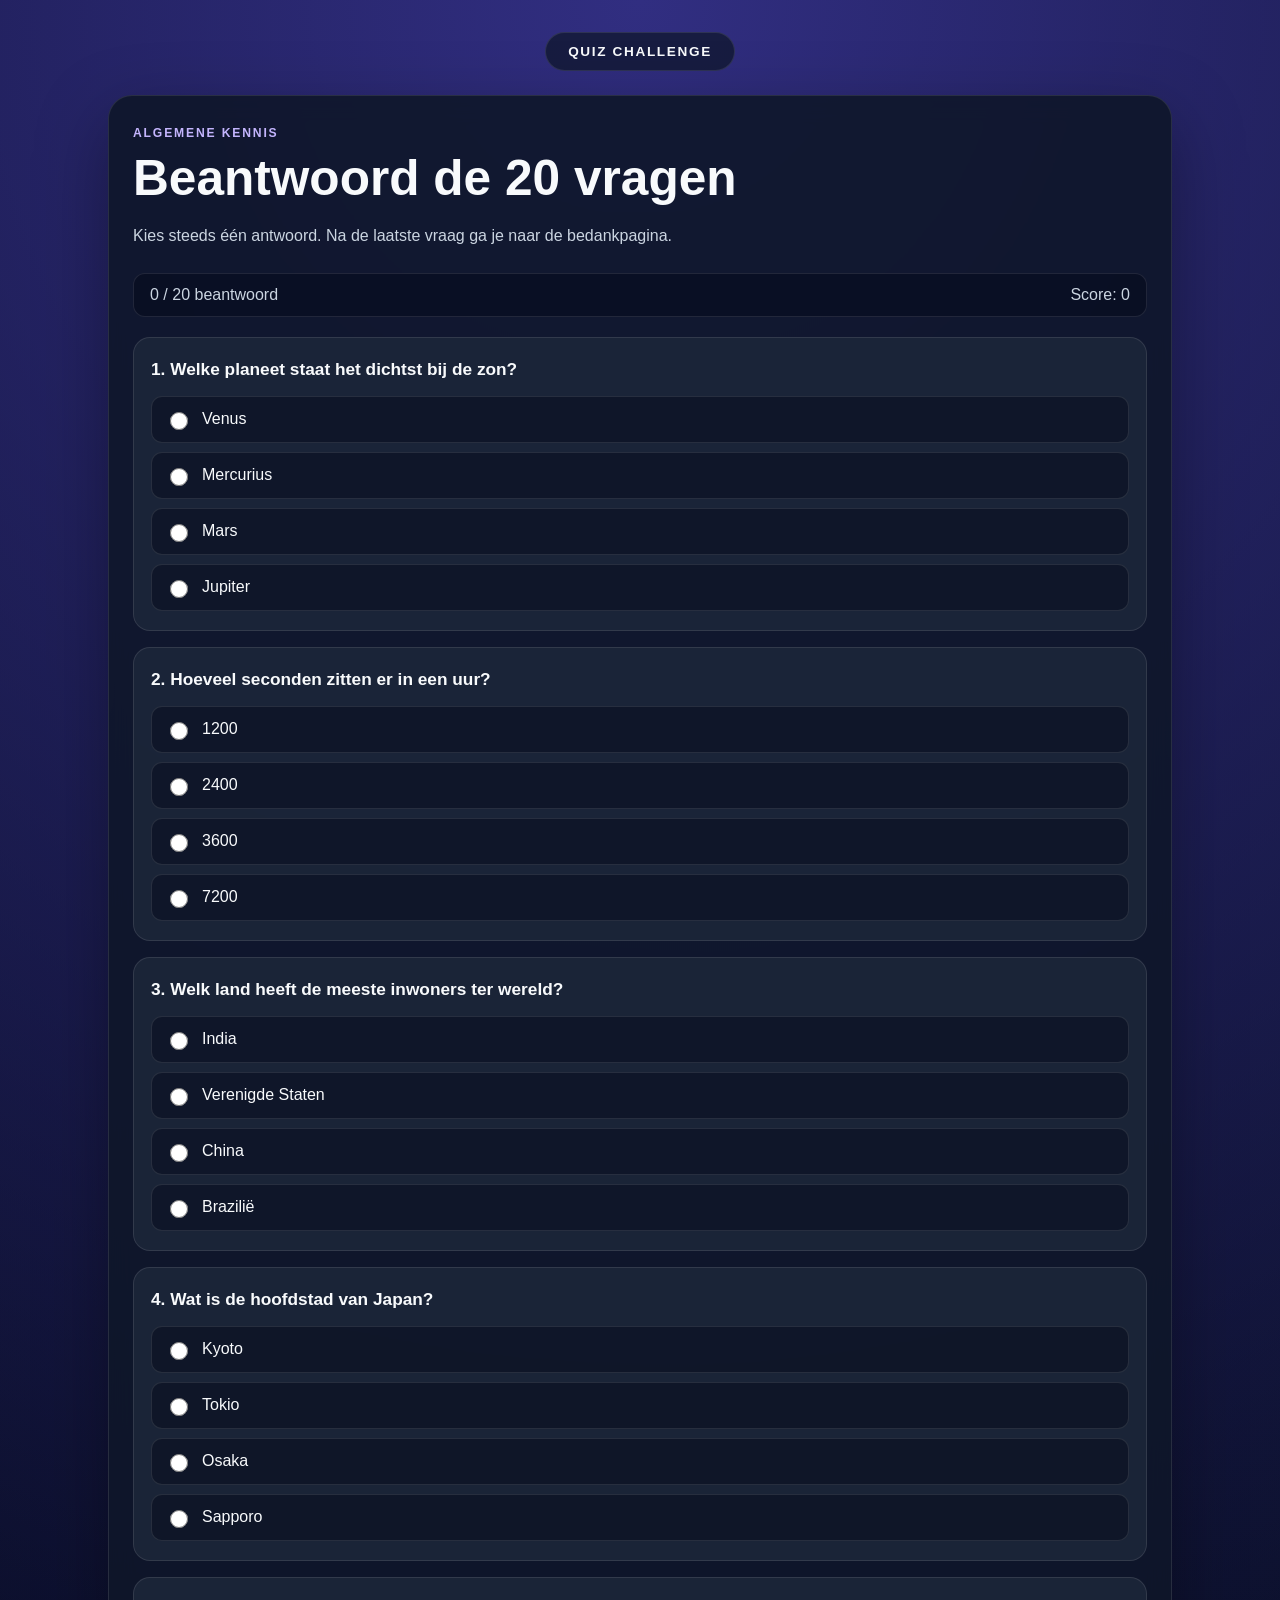
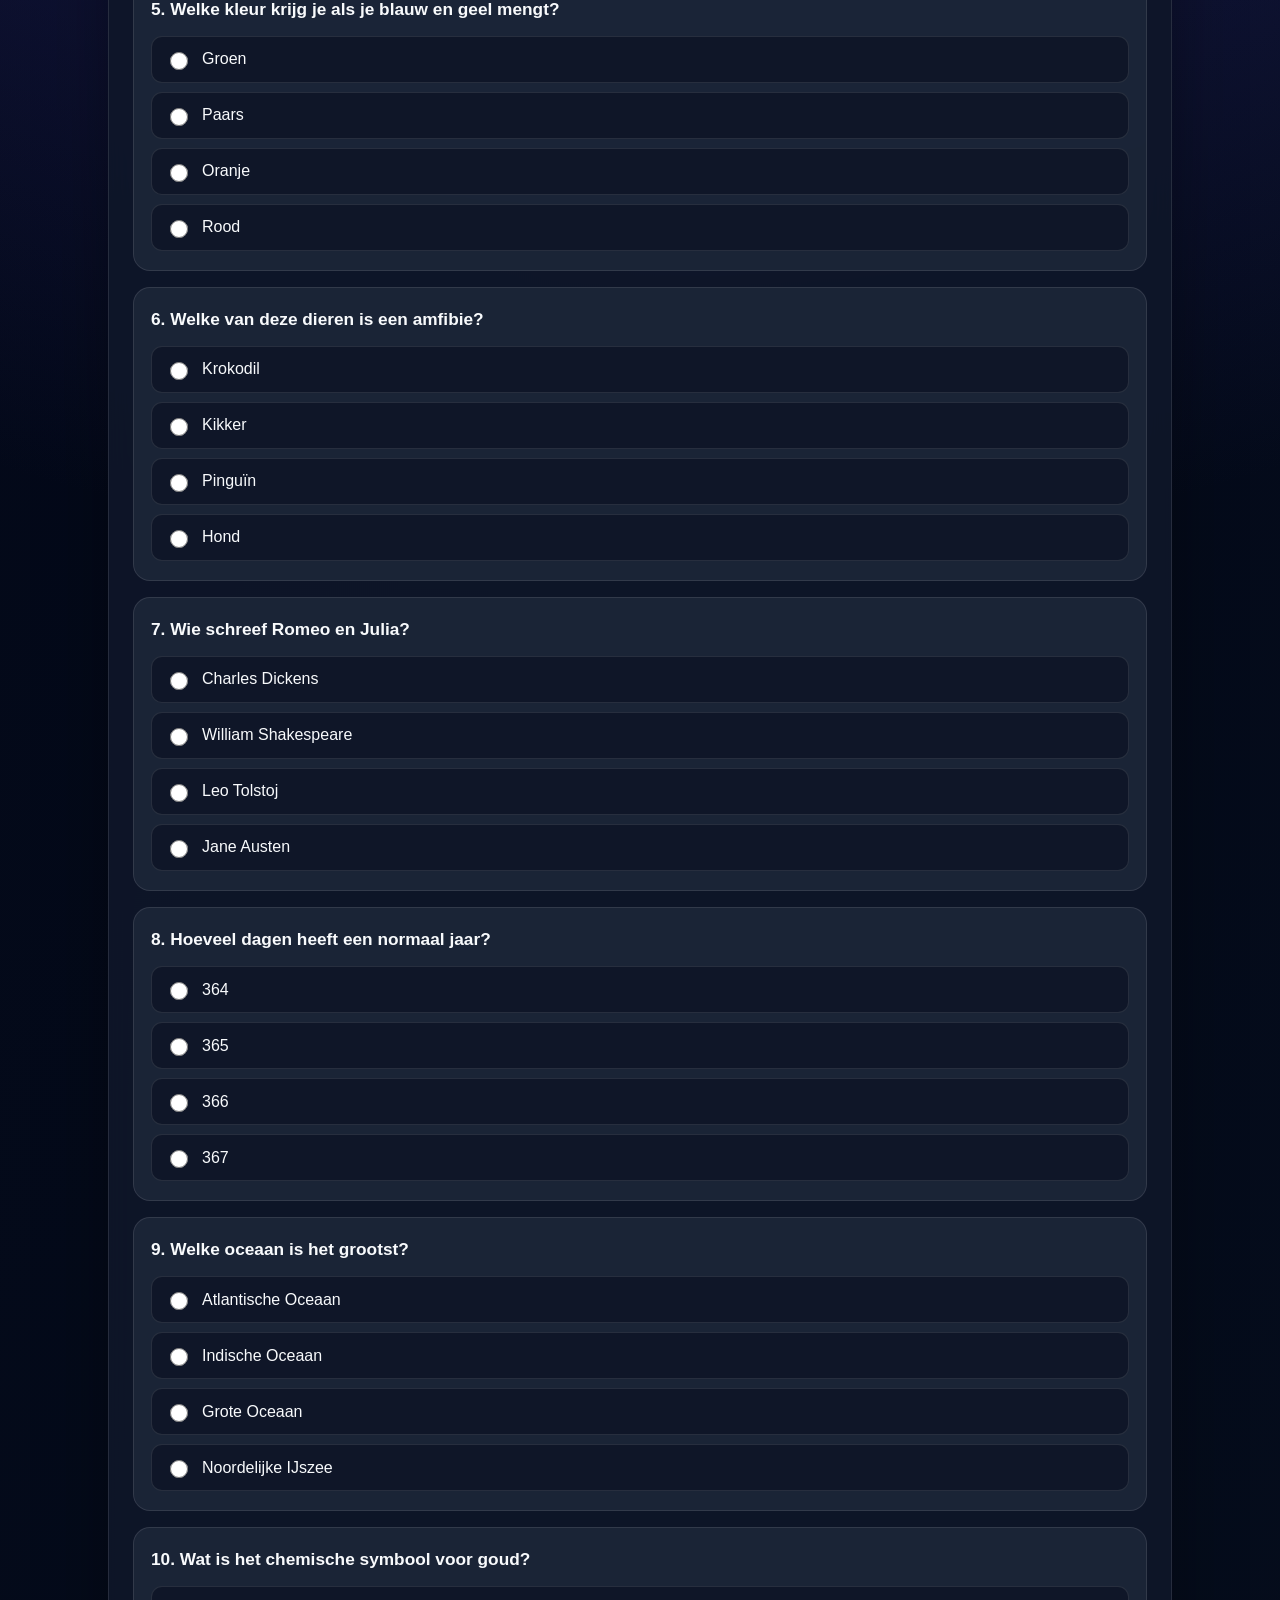
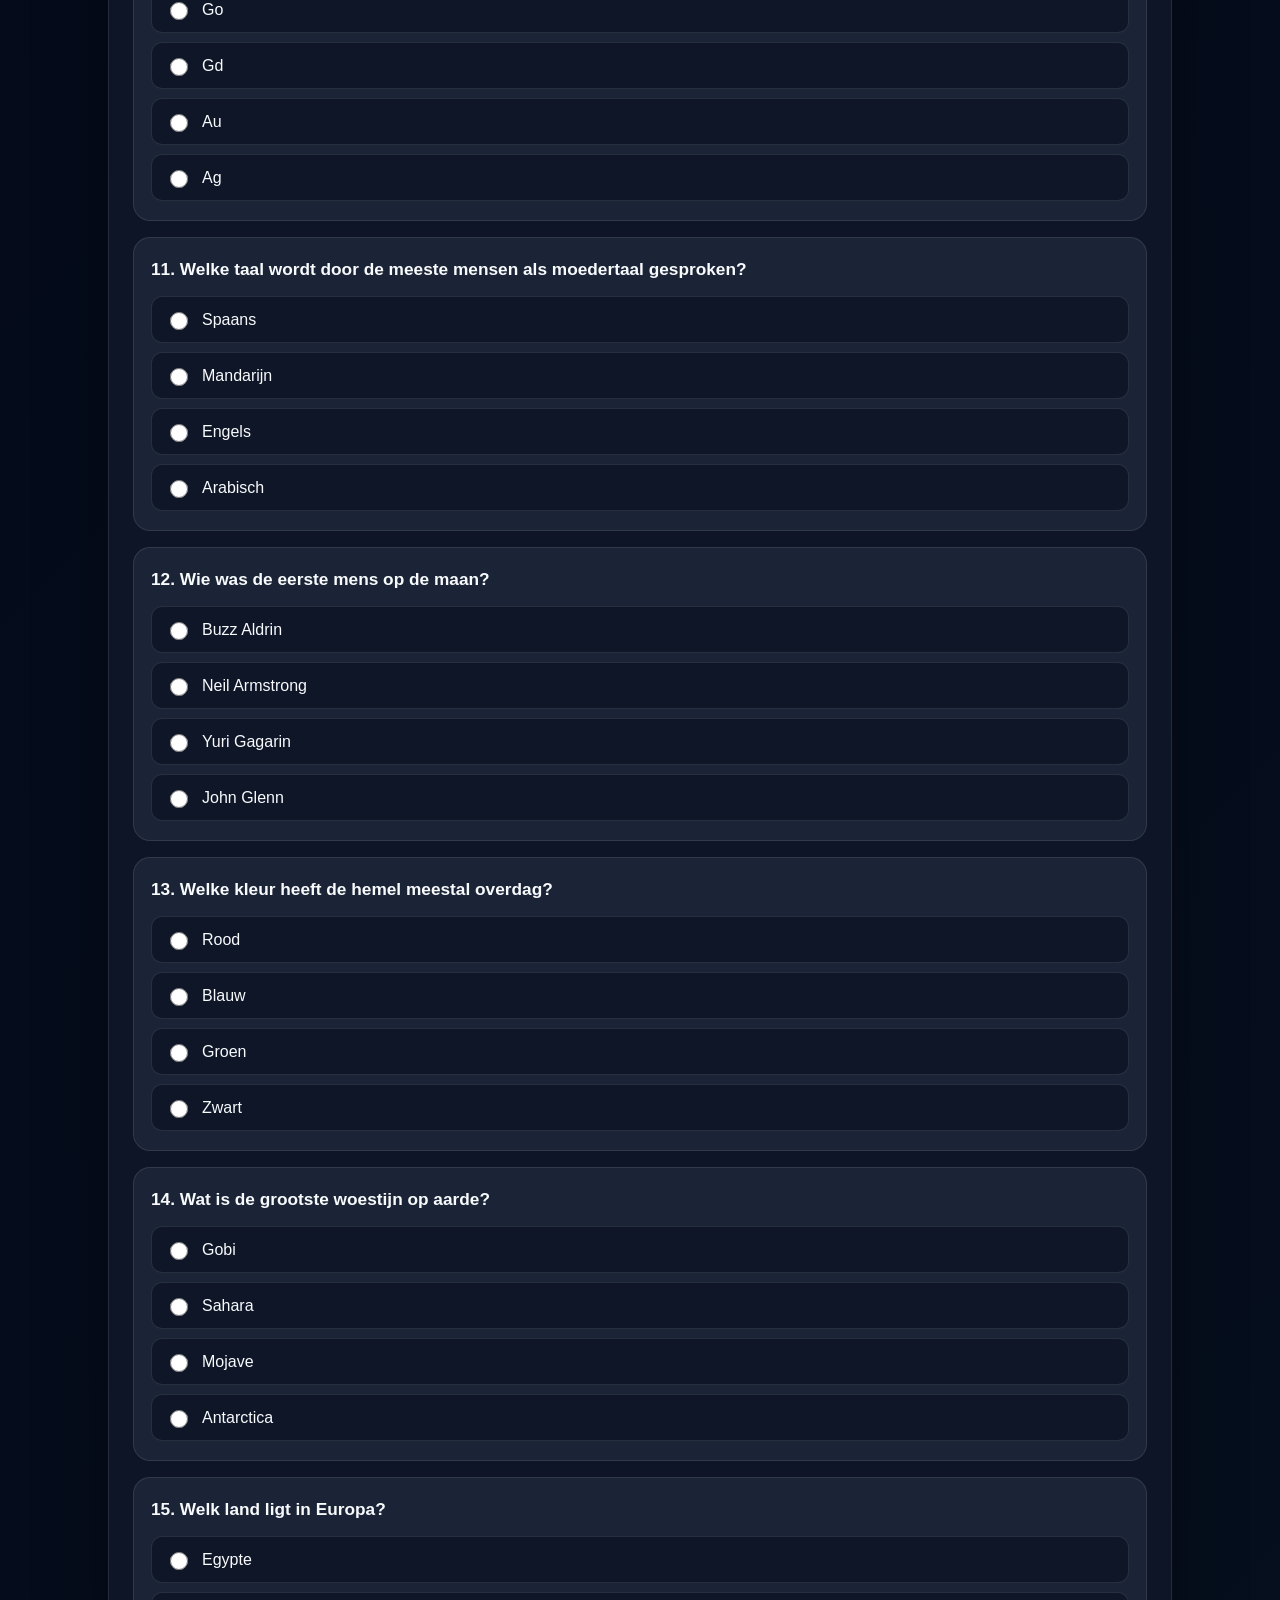
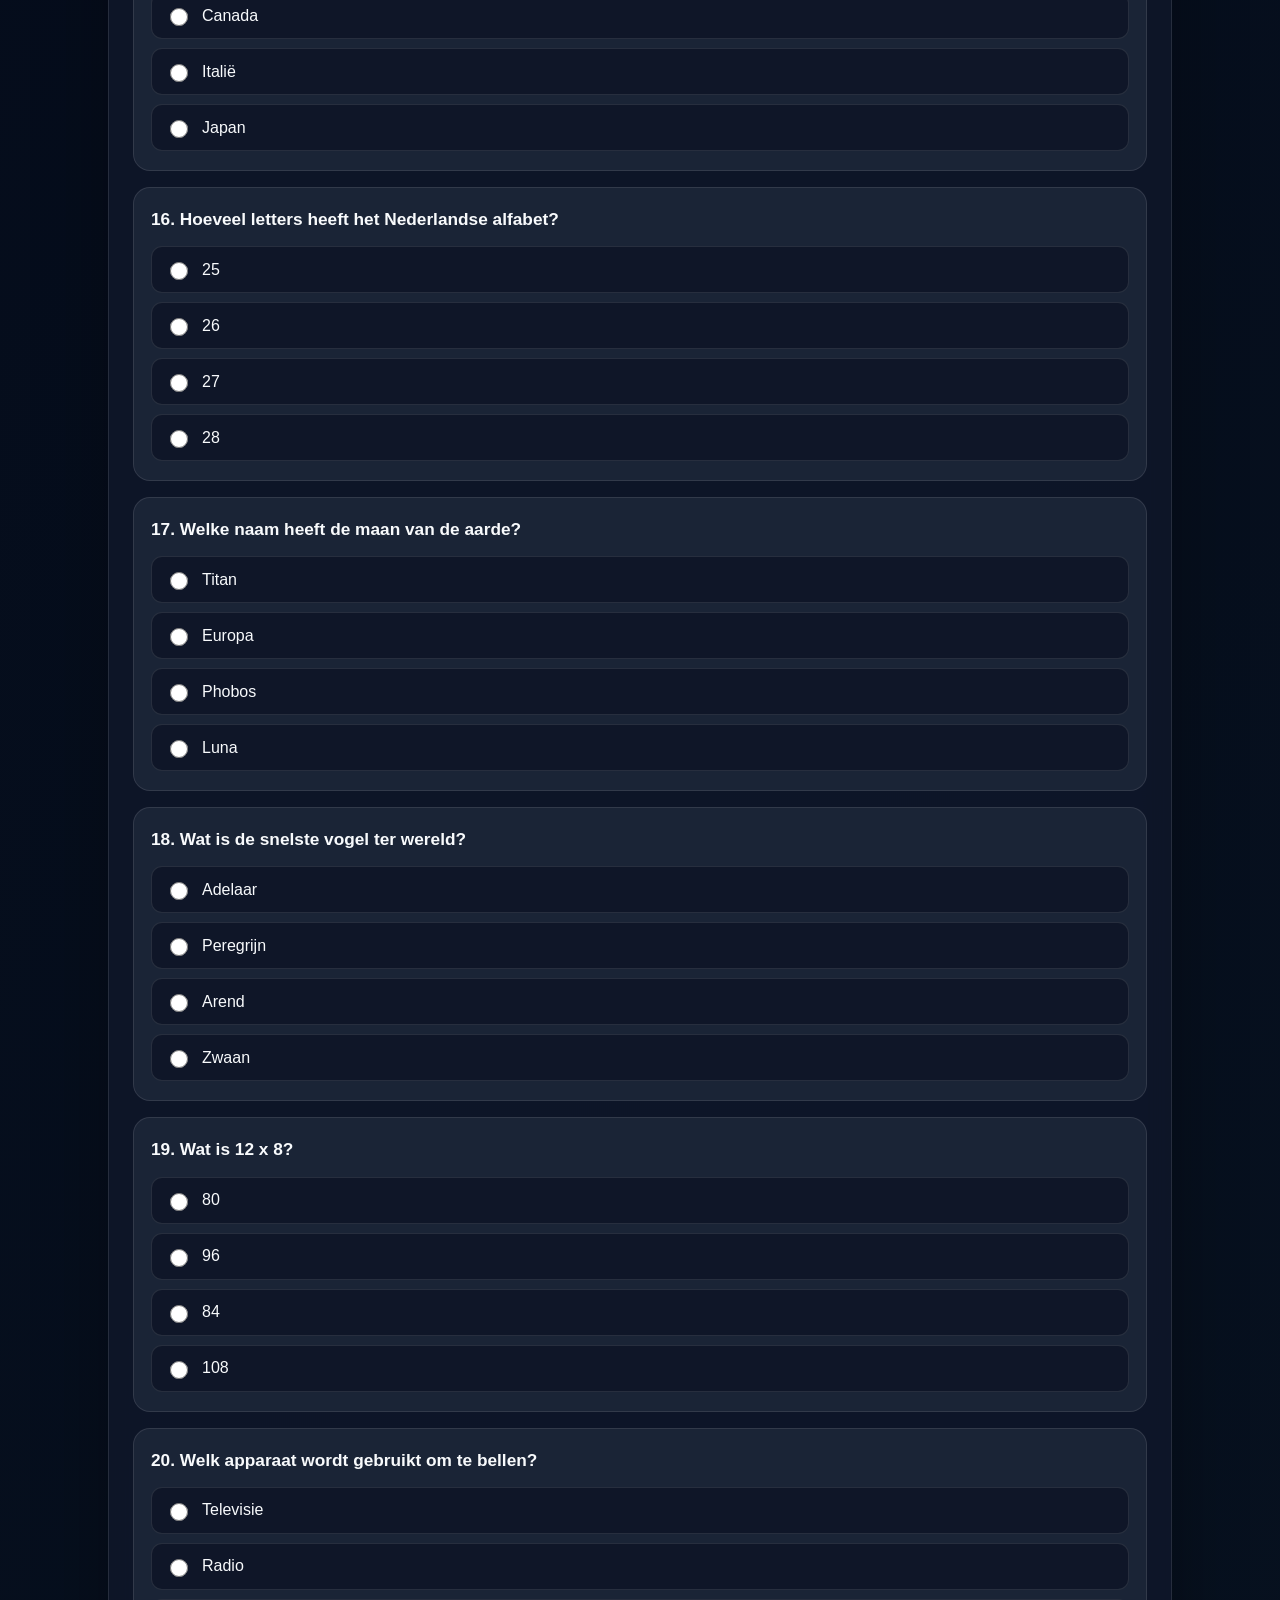
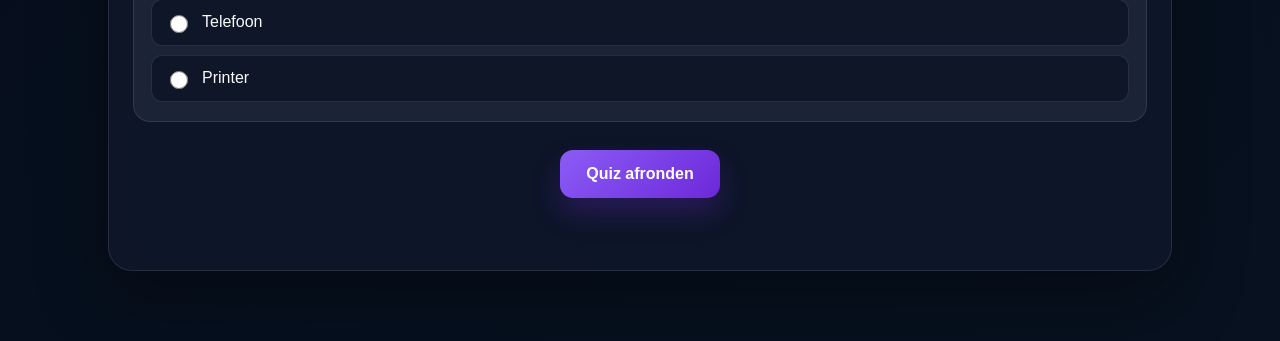
<file: index.html>
<!DOCTYPE html>
<html lang="nl">
  <head>
    <meta charset="UTF-8" />
    <meta name="viewport" content="width=device-width, initial-scale=1.0" />
    <title>Algemene Kennisquiz</title>
    <meta name="description" content="Beantwoord 20 algemene kennisvragen." />
    <link rel="stylesheet" href="style.css" />
  </head>
  <body>
    <main class="page-shell">
      <header class="topbar"><span class="brand">Quiz Challenge</span></header>

      <section class="quiz-card">
        <div class="intro">
          <p class="eyebrow">Algemene kennis</p>
          <h1>Beantwoord de 20 vragen</h1>
          <p class="subtitle">Kies steeds één antwoord. Na de laatste vraag ga je naar de bedankpagina.</p>
        </div>

        <div class="meta-bar">
          <span id="progress">0 / 20 beantwoord</span>
          <span id="score">Score: 0</span>
        </div>

        <form id="quiz-form">
          <div id="questions" class="questions"></div>
          <div class="actions">
            <button type="submit">Quiz afronden</button>
          </div>
        </form>
        <p id="message" class="message" aria-live="polite"></p>
      </section>
    </main>
    <script src="script.js"></script>
  </body>
</html>
</file>
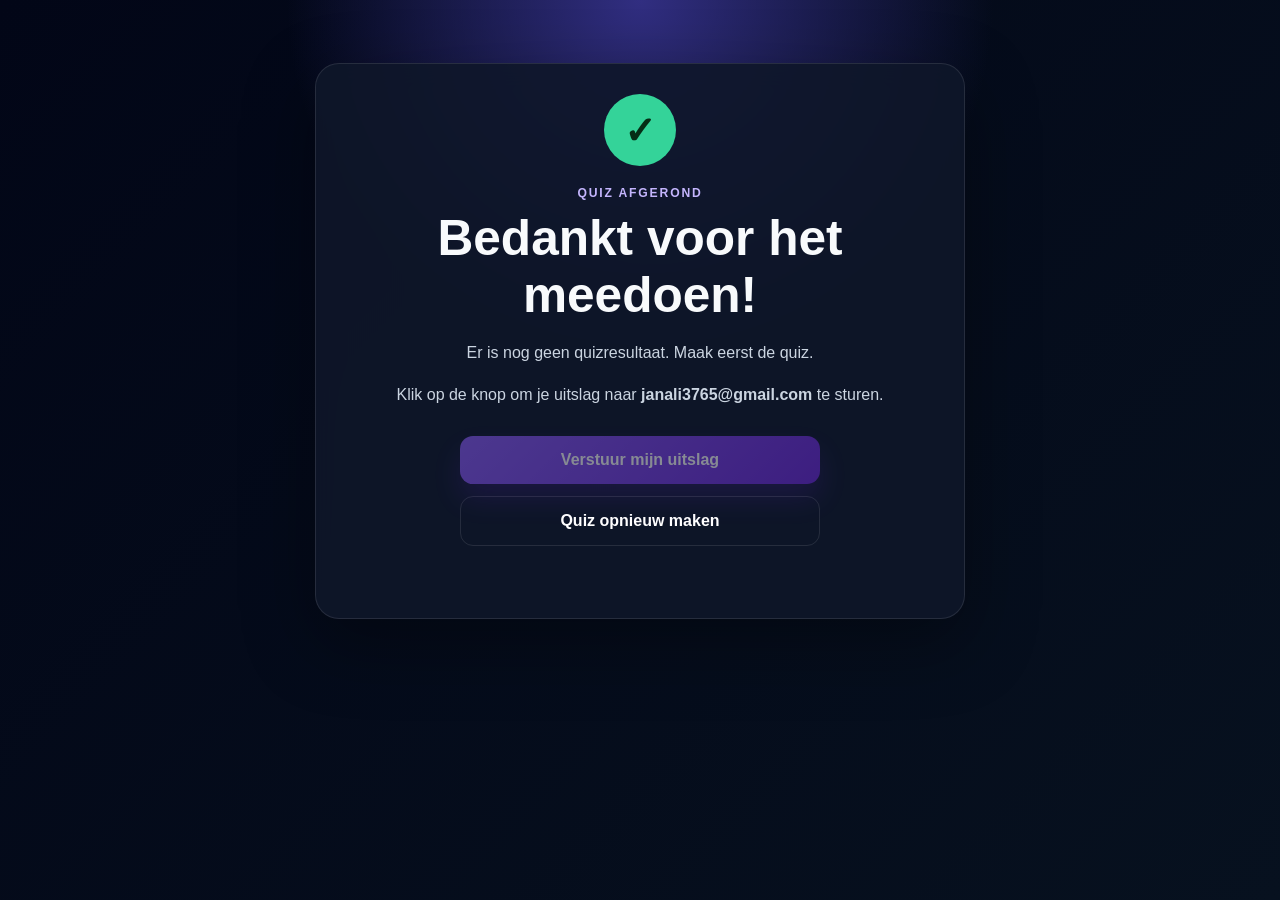
<file: bedankt.html>
<!DOCTYPE html>
<html lang="nl">
  <head>
    <meta charset="UTF-8" />
    <meta name="viewport" content="width=device-width, initial-scale=1.0" />
    <title>Bedankt voor het meedoen</title>
    <link rel="stylesheet" href="style.css" />
  </head>
  <body>
    <main class="page-shell thank-you-page">
      <section class="quiz-card thank-you-card">
        <div class="success-icon" aria-hidden="true">✓</div>
        <p class="eyebrow">Quiz afgerond</p>
        <h1>Bedankt voor het meedoen!</h1>
        <p class="subtitle" id="final-score">Je score wordt hier getoond.</p>
        <p class="email-note">Klik op de knop om je uitslag naar <strong>janali3765@gmail.com</strong> te sturen.</p>
        <div class="actions stacked-actions">
          <button id="send-email" type="button">Verstuur mijn uitslag</button>
          <a class="secondary-button" href="index.html">Quiz opnieuw maken</a>
        </div>
        <p id="email-message" class="message" aria-live="polite"></p>
      </section>
    </main>
    <script src="bedankt.js"></script>
  </body>
</html>
</file>
<file: style.css>
:root {
  --background: #07111f;
  --card: rgba(15, 23, 42, 0.9);
  --panel: rgba(30, 41, 59, 0.8);
  --primary: #8b5cf6;
  --primary-dark: #6d28d9;
  --green: #34d399;
  --red: #fb7185;
  --text: #f8fafc;
  --muted: #cbd5e1;
  --border: rgba(255, 255, 255, 0.1);
  --shadow: 0 24px 70px rgba(0, 0, 0, 0.35);
}

* { box-sizing: border-box; }
html { scroll-behavior: smooth; }
body {
  margin: 0;
  min-height: 100vh;
  font-family: Arial, Helvetica, sans-serif;
  color: var(--text);
  background: radial-gradient(circle at top, #312e81 0, transparent 32%), linear-gradient(135deg, #020617, var(--background));
}
.page-shell { width: min(1100px, 100%); margin: 0 auto; padding: 32px 18px 70px; }
.topbar { display: flex; justify-content: center; margin-bottom: 24px; }
.brand { border: 1px solid var(--border); border-radius: 999px; padding: 11px 22px; background: rgba(15, 23, 42, .72); font-weight: 800; letter-spacing: .12em; text-transform: uppercase; font-size: .85rem; }
.quiz-card { background: var(--card); border: 1px solid var(--border); border-radius: 24px; padding: 30px 24px; box-shadow: var(--shadow); backdrop-filter: blur(12px); }
.intro { margin-bottom: 24px; }
.eyebrow { margin: 0 0 10px; color: #c4b5fd; font-size: .76rem; font-weight: 800; letter-spacing: .15em; text-transform: uppercase; }
h1 { margin: 0; font-size: clamp(2rem, 5vw, 3.1rem); line-height: 1.15; }
.subtitle, .email-note { color: var(--muted); line-height: 1.6; }
.meta-bar { display: flex; justify-content: space-between; gap: 12px; margin-bottom: 20px; padding: 12px 16px; color: var(--muted); background: rgba(2, 6, 23, .45); border: 1px solid var(--border); border-radius: 12px; }
.questions { display: grid; gap: 16px; }
.question { padding: 19px 17px; background: var(--panel); border: 1px solid var(--border); border-radius: 17px; }
.question h2 { margin: 0 0 14px; font-size: 1.08rem; line-height: 1.45; }
.options { display: grid; gap: 9px; }
.option { display: flex; align-items: center; gap: 11px; padding: 12px 13px; border: 1px solid var(--border); border-radius: 11px; cursor: pointer; background: rgba(2, 6, 23, .42); transition: .15s ease; }
.option:hover { border-color: var(--green); background: rgba(2, 6, 23, .7); }
.option input { width: 18px; height: 18px; accent-color: var(--primary); }
.actions { display: flex; justify-content: center; gap: 12px; margin-top: 28px; }
button, .secondary-button { display: inline-flex; justify-content: center; align-items: center; border: 0; border-radius: 13px; padding: 15px 26px; color: white; background: linear-gradient(135deg, var(--primary), var(--primary-dark)); font-weight: 800; font-size: 1rem; text-decoration: none; cursor: pointer; box-shadow: 0 15px 28px rgba(109, 40, 217, .28); }
button:hover, .secondary-button:hover { transform: translateY(-1px); }
button:disabled { cursor: not-allowed; opacity: .5; }
.secondary-button { background: transparent; border: 1px solid var(--border); box-shadow: none; }
.message { min-height: 24px; margin: 18px 0 0; text-align: center; color: var(--green); font-weight: 700; }
.message.error { color: var(--red); }
.thank-you-page { min-height: 80vh; display: grid; place-items: center; }
.thank-you-card { width: min(650px, 100%); text-align: center; }
.success-icon { display: grid; place-items: center; width: 72px; height: 72px; margin: 0 auto 20px; border-radius: 50%; color: #052e16; background: var(--green); font-size: 2.4rem; font-weight: 900; }
.stacked-actions { flex-direction: column; align-items: stretch; max-width: 360px; margin-inline: auto; }
@media (max-width: 600px) { .quiz-card { padding: 22px 14px; } .meta-bar { justify-content: center; flex-wrap: wrap; } button, .secondary-button { width: 100%; } }
</file>
